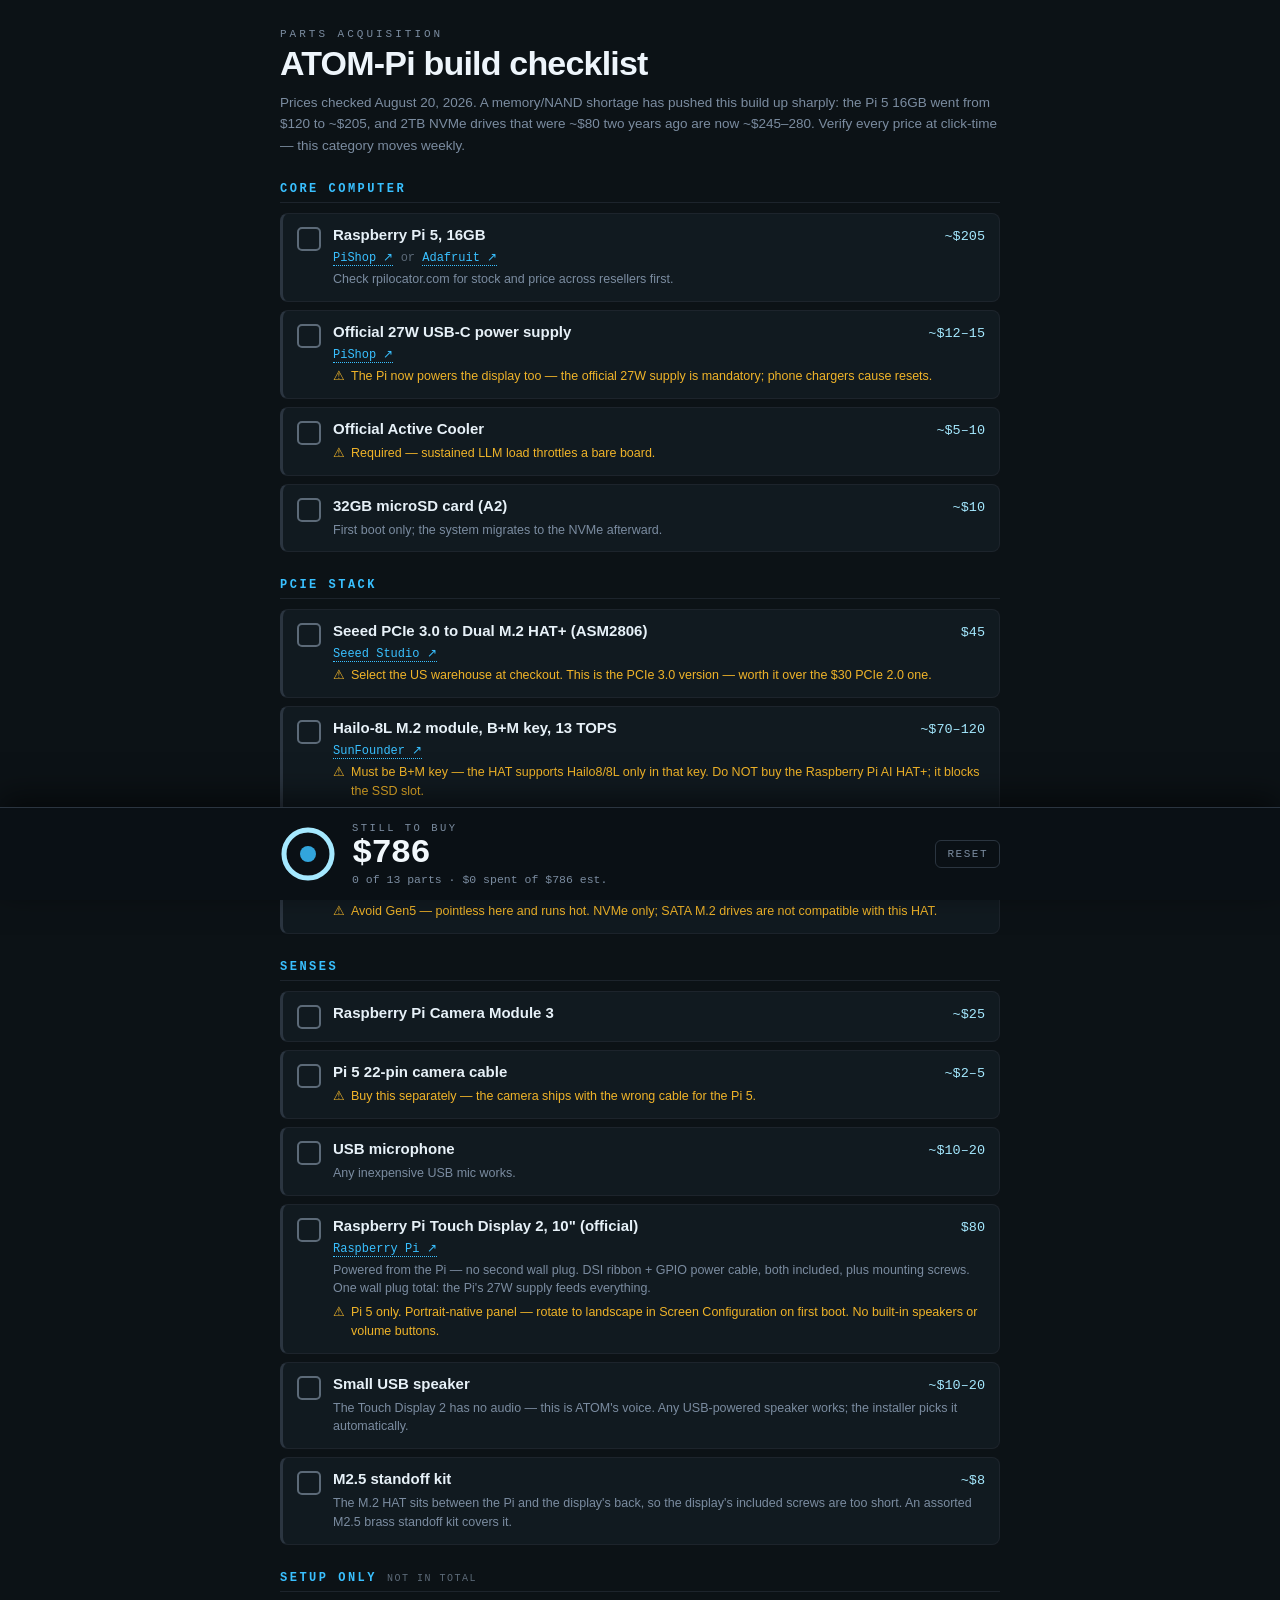
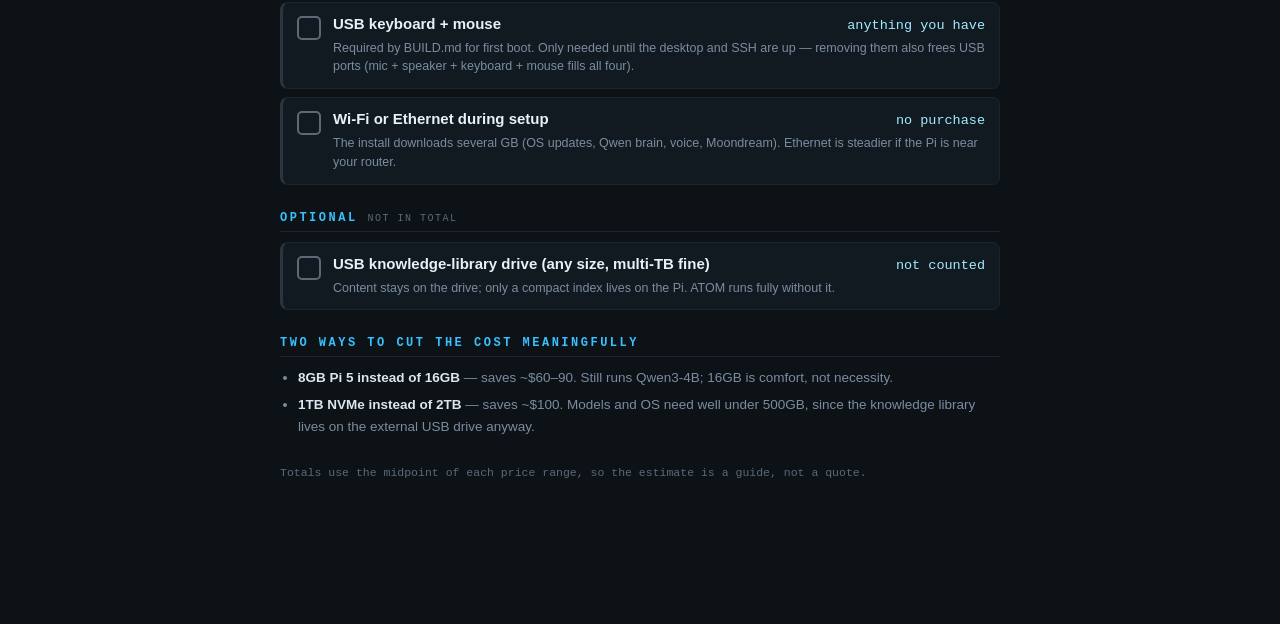
<file: index.html>
<!DOCTYPE html>
<html lang="en">
<head>
<meta charset="utf-8">
<meta name="viewport" content="width=device-width, initial-scale=1, viewport-fit=cover">
<meta name="apple-mobile-web-app-capable" content="yes">
<meta name="apple-mobile-web-app-status-bar-style" content="black-translucent">
<meta name="theme-color" content="#0c1216">
<title>ATOM-Pi parts checklist</title>
<style>
  :root{
    --bg:#0c1216; --panel:#111a20; --line:#1d242c; --plate:#2b3540;
    --steel:#5c6a78; --steelL:#7b8ca0; --core:#39c0ff; --coreHot:#a5e9ff;
    --warn:#f0b429; --text:#cfdae4;
    --mono: ui-monospace, SFMono-Regular, Menlo, Consolas, monospace;
    --sans: -apple-system, BlinkMacSystemFont, "Segoe UI", Roboto, sans-serif;
  }
  *{box-sizing:border-box}
  body{margin:0;background:var(--bg);color:var(--text);font-family:var(--sans);
       padding:28px 18px calc(150px + env(safe-area-inset-bottom));
       -webkit-text-size-adjust:100%}
  .wrap{max-width:720px;margin:0 auto}
  .eyebrow{font-family:var(--mono);font-size:11px;letter-spacing:3px;
           color:var(--steelL);text-transform:uppercase}
  h1{font-size:34px;line-height:1.05;margin:6px 0 10px;font-weight:800;
     letter-spacing:-.8px;color:#eef5fb}
  .intro{font-size:13.5px;line-height:1.6;color:var(--steelL);margin:0 0 26px}
  section{margin-bottom:26px}
  .ghead{display:flex;align-items:baseline;gap:10px;border-bottom:1px solid var(--line);
         padding-bottom:6px;margin-bottom:10px}
  h2{font-family:var(--mono);font-size:12px;letter-spacing:2.5px;text-transform:uppercase;
     color:var(--core);margin:0;font-weight:600}
  .tag{font-family:var(--mono);font-size:10px;color:var(--steel);letter-spacing:1.5px}
  .item{background:var(--panel);border:1px solid var(--line);border-left:3px solid var(--plate);
        border-radius:8px;padding:12px 14px;margin-bottom:8px;display:flex;gap:12px;
        align-items:flex-start;transition:background .18s,border-color .18s,opacity .18s}
  .item.on{background:#0e161b;border-color:var(--plate);border-left-color:var(--core);opacity:.62}
  .box{flex:0 0 auto;width:24px;height:24px;margin-top:1px;border-radius:5px;cursor:pointer;
       background:transparent;border:2px solid var(--steel);color:var(--bg);font-size:14px;
       font-weight:900;line-height:1;display:flex;align-items:center;justify-content:center;
       transition:all .15s;-webkit-tap-highlight-color:transparent}
  .item.on .box{background:var(--core);border-color:var(--core)}
  .box:focus-visible{outline:2px solid var(--coreHot);outline-offset:2px}
  .body{flex:1;min-width:0}
  .row{display:flex;justify-content:space-between;gap:12px;align-items:baseline;flex-wrap:wrap}
  .name{font-size:15px;font-weight:600;color:#e7f1f8}
  .item.on .name{text-decoration:line-through}
  .price{font-family:var(--mono);font-size:13.5px;color:var(--coreHot);white-space:nowrap}
  .item.on .price{color:var(--steel)}
  .meta{margin-top:6px;display:flex;flex-direction:column;gap:5px}
  .links{font-family:var(--mono);font-size:12px}
  a{color:var(--core);text-decoration:none;border-bottom:1px dotted var(--core)}
  .sep{color:var(--steel)}
  .note{font-size:12.5px;color:var(--steelL);line-height:1.5}
  .warn{font-size:12.5px;color:var(--warn);line-height:1.5;display:flex;gap:6px}
  ul.cuts{margin:0;padding-left:18px;font-size:13.5px;line-height:1.65;color:var(--steelL)}
  ul.cuts strong{color:#dbe6ef}
  .totalbar{position:fixed;left:0;right:0;bottom:0;background:#0a1015;
            border-top:1px solid var(--plate);padding:14px 18px calc(14px + env(safe-area-inset-bottom));
            display:flex;align-items:center;gap:16px;box-shadow:0 -10px 30px rgba(0,0,0,.55)}
  .totalbar .inner{max-width:720px;margin:0 auto;display:flex;align-items:center;gap:16px;width:100%}
  .tlabel{font-family:var(--mono);font-size:10.5px;letter-spacing:2.5px;color:var(--steelL);
          text-transform:uppercase}
  .tbig{font-family:var(--mono);font-weight:700;letter-spacing:-1px;font-size:34px;
        color:#f2f8fc;line-height:1.15}
  .tbig.done{color:var(--core)}
  .tsub{font-family:var(--mono);font-size:11.5px;color:var(--steelL)}
  .reset{font-family:var(--mono);font-size:11px;letter-spacing:1.5px;background:transparent;
         color:var(--steelL);border:1px solid var(--plate);border-radius:6px;padding:7px 11px;
         cursor:pointer;flex:0 0 auto}
  .foot{font-size:11.5px;color:var(--steel);font-family:var(--mono);margin-top:14px;line-height:1.6}
  @media (prefers-reduced-motion: reduce){*{transition:none!important}}
</style>
</head>
<body>
<div class="wrap">
  <div class="eyebrow">Parts acquisition</div>
  <h1>ATOM-Pi build checklist</h1>
  <p class="intro">Prices checked August 20, 2026. A memory/NAND shortage has pushed this
    build up sharply: the Pi 5 16GB went from $120 to ~$205, and 2TB NVMe drives that were
    ~$80 two years ago are now ~$245–280. Verify every price at click-time — this category
    moves weekly.</p>
  <div id="groups"></div>

  <section>
    <div class="ghead"><h2>Two ways to cut the cost meaningfully</h2></div>
    <ul class="cuts">
      <li><strong>8GB Pi 5 instead of 16GB</strong> — saves ~$60–90. Still runs Qwen3-4B;
        16GB is comfort, not necessity.</li>
      <li style="margin-top:4px"><strong>1TB NVMe instead of 2TB</strong> — saves ~$100.
        Models and OS need well under 500GB, since the knowledge library lives on the
        external USB drive anyway.</li>
    </ul>
  </section>

  <p class="foot">Totals use the midpoint of each price range, so the estimate is a guide,
    not a quote.</p>
</div>

<div class="totalbar">
  <div class="inner">
    <svg width="56" height="56" viewBox="0 0 56 56" style="flex:0 0 auto" aria-hidden="true">
      <circle cx="28" cy="28" r="24" fill="none" stroke="#2b3540" stroke-width="5"/>
      <circle id="ring" cx="28" cy="28" r="24" fill="none" stroke="#a5e9ff" stroke-width="5"
              stroke-linecap="round" transform="rotate(-90 28 28)"
              style="transition:stroke-dashoffset .5s ease"/>
      <circle id="dot" cx="28" cy="28" r="8" fill="#39c0ff" opacity=".85"/>
    </svg>
    <div style="flex:1;min-width:0">
      <div class="tlabel" id="tlabel">Still to buy</div>
      <div class="tbig" id="tbig">—</div>
      <div class="tsub" id="tsub"></div>
    </div>
    <button class="reset" id="reset">RESET</button>
  </div>
</div>

<script>
const GROUPS = [
 {name:"Core computer", items:[
  {id:"pi",name:"Raspberry Pi 5, 16GB",price:205,shown:"~$205",
   link:"https://www.pishop.us/product/raspberry-pi-5-16gb/",linkLabel:"PiShop",
   alt:{url:"https://www.adafruit.com/product/6125",label:"Adafruit"},
   note:"Check rpilocator.com for stock and price across resellers first."},
  {id:"psu",name:"Official 27W USB-C power supply",price:14,shown:"~$12–15",
   link:"https://www.pishop.us",linkLabel:"PiShop",
   warn:"The Pi now powers the display too — the official 27W supply is mandatory; phone chargers cause resets."},
  {id:"cooler",name:"Official Active Cooler",price:8,shown:"~$5–10",
   warn:"Required — sustained LLM load throttles a bare board."},
  {id:"sd",name:"32GB microSD card (A2)",price:10,shown:"~$10",
   note:"First boot only; the system migrates to the NVMe afterward."}]},
 {name:"PCIe stack", items:[
  {id:"hat",name:"Seeed PCIe 3.0 to Dual M.2 HAT+ (ASM2806)",price:45,shown:"$45",
   link:"https://www.seeedstudio.com/PCIe3-0-to-dual-M-2-hat-for-Raspberry-Pi-5-p-6358.html",
   linkLabel:"Seeed Studio",
   warn:"Select the US warehouse at checkout. This is the PCIe 3.0 version — worth it over the $30 PCIe 2.0 one."},
  {id:"hailo",name:"Hailo-8L M.2 module, B+M key, 13 TOPS",price:95,shown:"~$70–120",
   link:"https://sunfounder.com/products/hailo-8l-m-2-b-m-key-13tops",linkLabel:"SunFounder",
   warn:"Must be B+M key — the HAT supports Hailo8/8L only in that key. Do NOT buy the Raspberry Pi AI HAT+; it blocks the SSD slot."},
  {id:"nvme",name:"2TB NVMe SSD, M.2 2280",price:262,shown:"~$245–280",
   link:"https://cheapestssd.com/2tb-nvme-ssd/",linkLabel:"Compare prices",
   note:"Cheapest tracked: Kingston NV3 2TB at $279.99; Ediloca 2TB Gen4 at $244.99.",
   warn:"Avoid Gen5 — pointless here and runs hot. NVMe only; SATA M.2 drives are not compatible with this HAT."}]},
 {name:"Senses", items:[
  {id:"cam",name:"Raspberry Pi Camera Module 3",price:25,shown:"~$25"},
  {id:"camcable",name:"Pi 5 22-pin camera cable",price:4,shown:"~$2–5",
   warn:"Buy this separately — the camera ships with the wrong cable for the Pi 5."},
  {id:"mic",name:"USB microphone",price:15,shown:"~$10–20",
   note:"Any inexpensive USB mic works."},
  {id:"screen",name:"Raspberry Pi Touch Display 2, 10\" (official)",price:80,
   shown:"$80",link:"https://www.raspberrypi.com/products/touch-display-2/",
   linkLabel:"Raspberry Pi",
   note:"Powered from the Pi — no second wall plug. DSI ribbon + GPIO power cable, both included, plus mounting screws. One wall plug total: the Pi's 27W supply feeds everything.",
   warn:"Pi 5 only. Portrait-native panel — rotate to landscape in Screen Configuration on first boot. No built-in speakers or volume buttons."},
  {id:"speaker",name:"Small USB speaker",price:15,shown:"~$10–20",
   note:"The Touch Display 2 has no audio — this is ATOM's voice. Any USB-powered speaker works; the installer picks it automatically."},
  {id:"standoffs",name:"M2.5 standoff kit",price:8,shown:"~$8",
   note:"The M.2 HAT sits between the Pi and the display's back, so the display's included screws are too short. An assorted M2.5 brass standoff kit covers it."}]},
 {name:"Setup only", optional:true, items:[
  {id:"kbm",name:"USB keyboard + mouse",price:0,shown:"anything you have",
   note:"Required by BUILD.md for first boot. Only needed until the desktop and SSH are up — removing them also frees USB ports (mic + speaker + keyboard + mouse fills all four)."},
  {id:"net",name:"Wi-Fi or Ethernet during setup",price:0,shown:"no purchase",
   note:"The install downloads several GB (OS updates, Qwen brain, voice, Moondream). Ethernet is steadier if the Pi is near your router."}]},
 {name:"Optional", optional:true, items:[
  {id:"usbdrive",name:"USB knowledge-library drive (any size, multi-TB fine)",price:0,
   shown:"not counted",
   note:"Content stays on the drive; only a compact index lives on the Pi. ATOM runs fully without it."}]}
];

const ALL = GROUPS.flatMap(g => g.items.map(i => ({...i, optional: !!g.optional})));
const NEED = ALL.filter(i => !i.optional);
const TOTAL = NEED.reduce((s,i) => s + i.price, 0);
const KEY = "atom-parts-checked";
const money = n => "$" + n.toLocaleString("en-US");

let got = {};
try { got = JSON.parse(localStorage.getItem(KEY) || "{}"); } catch (e) { got = {}; }
const save = () => { try { localStorage.setItem(KEY, JSON.stringify(got)); } catch (e) {} };

const esc = s => s.replace(/&/g,"&amp;").replace(/</g,"&lt;").replace(/>/g,"&gt;");

function render(){
  document.getElementById("groups").innerHTML = GROUPS.map(g => `
    <section>
      <div class="ghead"><h2>${esc(g.name)}</h2>
      ${g.optional ? '<span class="tag">NOT IN TOTAL</span>' : ''}</div>
      ${g.items.map(it => {
        const on = !!got[it.id];
        const links = it.link ? `<div class="links">
            <a href="${it.link}" target="_blank" rel="noreferrer">${esc(it.linkLabel)} &#8599;</a>
            ${it.alt ? `<span class="sep">  or  </span><a href="${it.alt.url}" target="_blank" rel="noreferrer">${esc(it.alt.label)} &#8599;</a>` : ''}
          </div>` : '';
        const note = it.note ? `<div class="note">${esc(it.note)}</div>` : '';
        const warn = it.warn ? `<div class="warn"><span aria-hidden="true">&#9888;</span><span>${esc(it.warn)}</span></div>` : '';
        const meta = (links||note||warn) ? `<div class="meta">${links}${note}${warn}</div>` : '';
        return `<div class="item ${on?'on':''}" data-id="${it.id}">
          <button class="box" aria-pressed="${on}" aria-label="Mark ${esc(it.name)} as bought">${on?'&#10003;':''}</button>
          <div class="body">
            <div class="row"><span class="name">${esc(it.name)}</span>
            <span class="price">${esc(it.shown)}</span></div>
            ${meta}
          </div>
        </div>`;
      }).join("")}
    </section>`).join("");
  updateTotal();
}

function updateTotal(){
  const spent = NEED.filter(i => got[i.id]).reduce((s,i) => s + i.price, 0);
  const left = TOTAL - spent;
  const have = NEED.filter(i => got[i.id]).length;
  const done = have === NEED.length;
  const pct = TOTAL ? left / TOTAL : 0;
  const C = 2 * Math.PI * 24;
  const ring = document.getElementById("ring");
  ring.setAttribute("stroke-dasharray", C);
  ring.setAttribute("stroke-dashoffset", C * (1 - pct));
  ring.setAttribute("stroke", done ? "#39c0ff" : "#a5e9ff");
  document.getElementById("dot").setAttribute("opacity", done ? 1 : (0.35 + pct * 0.5));
  document.getElementById("tlabel").textContent = done ? "Every part acquired" : "Still to buy";
  const big = document.getElementById("tbig");
  big.textContent = money(left);
  big.className = "tbig" + (done ? " done" : "");
  document.getElementById("tsub").textContent =
    have + " of " + NEED.length + " parts · " + money(spent) + " spent of " + money(TOTAL) + " est.";
}

document.getElementById("groups").addEventListener("click", e => {
  const box = e.target.closest(".box");
  if (!box) return;
  const id = box.closest(".item").dataset.id;
  got[id] = !got[id];
  save();
  render();
});

document.getElementById("reset").addEventListener("click", () => {
  got = {}; save(); render();
});

render();
</script>
</body>
</html>
</file>
